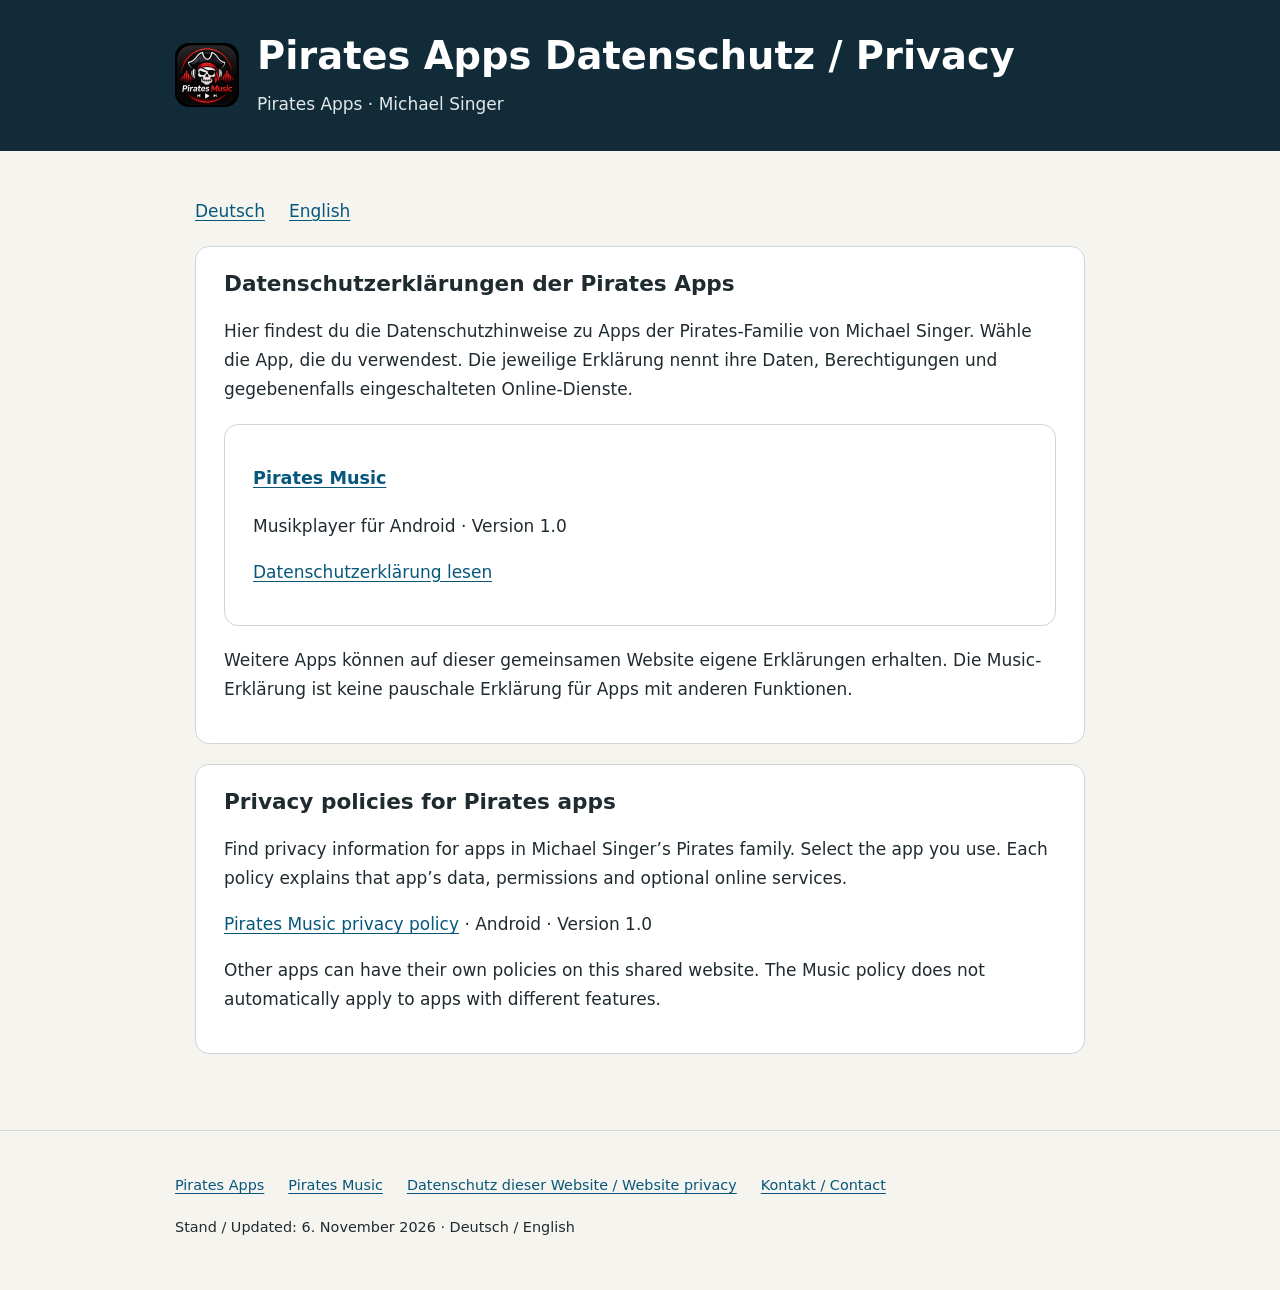
<file: index.html>
<!doctype html>
<html lang="de"><head><meta charset="utf-8"><meta name="viewport" content="width=device-width,initial-scale=1"><meta name="referrer" content="no-referrer"><meta name="description" content="Datenschutzerklärungen der Pirates App-Familie von Michael Singer."><title>Pirates Apps Datenschutz / Privacy</title><link rel="stylesheet" href="assets/style.css"><link rel="icon" type="image/png" href="assets/music.png"></head><body><a class="skip" href="#inhalt">Zum Inhalt / Skip to content</a><header><div class="wrap"><img src="assets/music.png" alt="" width="64" height="64"><div><h1>Pirates Apps Datenschutz / Privacy</h1><p>Pirates Apps · Michael Singer</p></div></div></header><main class="wrap" id="inhalt"><nav aria-label="Sprache / Language"><a href="#de">Deutsch</a><a href="#en" lang="en">English</a></nav><section id="de" lang="de"><h2>Datenschutzerklärungen der Pirates Apps</h2><p>Hier findest du die Datenschutzhinweise zu Apps der Pirates-Familie von Michael Singer. Wähle die App, die du verwendest. Die jeweilige Erklärung nennt ihre Daten, Berechtigungen und gegebenenfalls eingeschalteten Online-Dienste.</p><article class="card"><h3><a href="music/#de">Pirates Music</a></h3><p>Musikplayer für Android · Version 1.0</p><p><a href="music/#de">Datenschutzerklärung lesen</a></p></article><p>Weitere Apps können auf dieser gemeinsamen Website eigene Erklärungen erhalten. Die Music-Erklärung ist keine pauschale Erklärung für Apps mit anderen Funktionen.</p></section><section id="en" lang="en"><h2>Privacy policies for Pirates apps</h2><p>Find privacy information for apps in Michael Singer’s Pirates family. Select the app you use. Each policy explains that app’s data, permissions and optional online services.</p><p><a href="music/#en">Pirates Music privacy policy</a> · Android · Version 1.0</p><p>Other apps can have their own policies on this shared website. The Music policy does not automatically apply to apps with different features.</p></section></main><footer><div class="wrap"><nav aria-label="Weitere Informationen"><a href="index.html">Pirates Apps</a><a href="music/">Pirates Music</a><a href="website/">Datenschutz dieser Website / Website privacy</a><a href="mailto:BloodPirate66@gmail.com">Kontakt / Contact</a></nav><p>Stand / Updated: 6. November 2026 · Deutsch / English</p></div></footer></body></html>
</file>
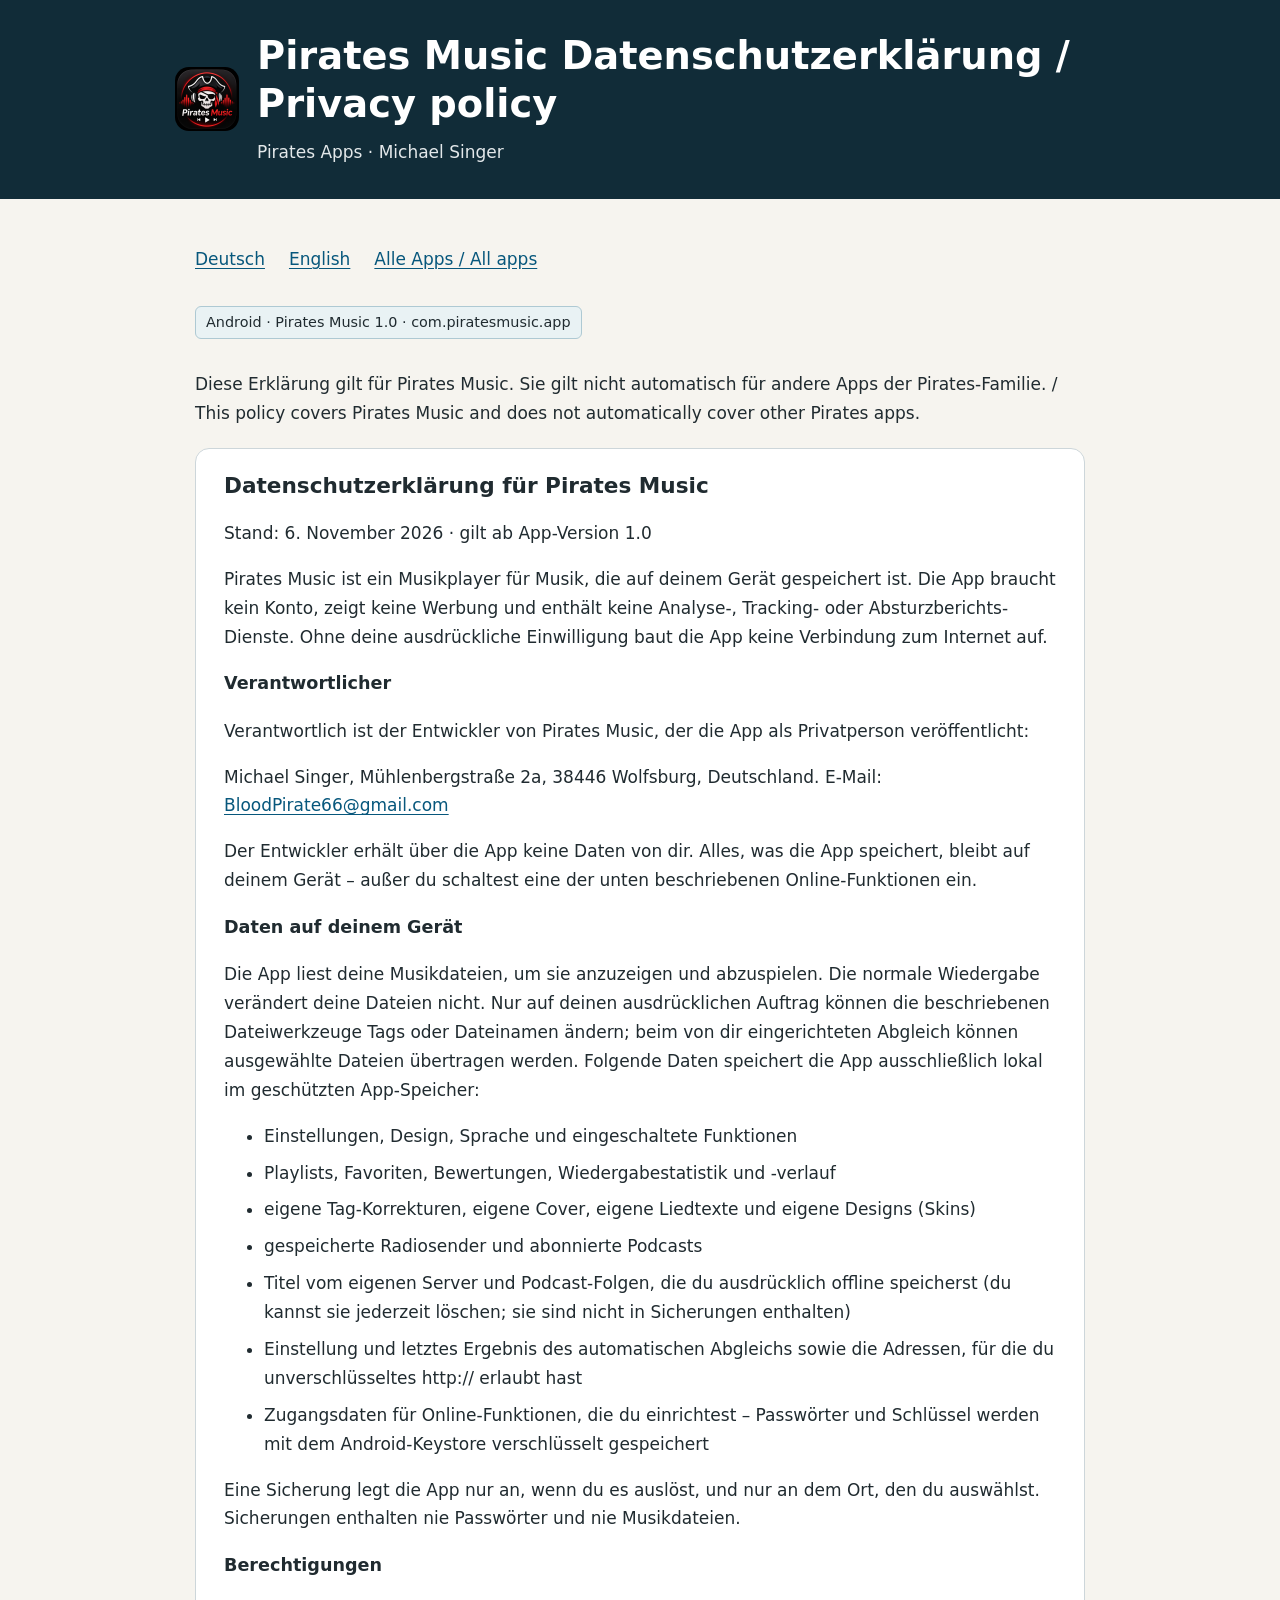
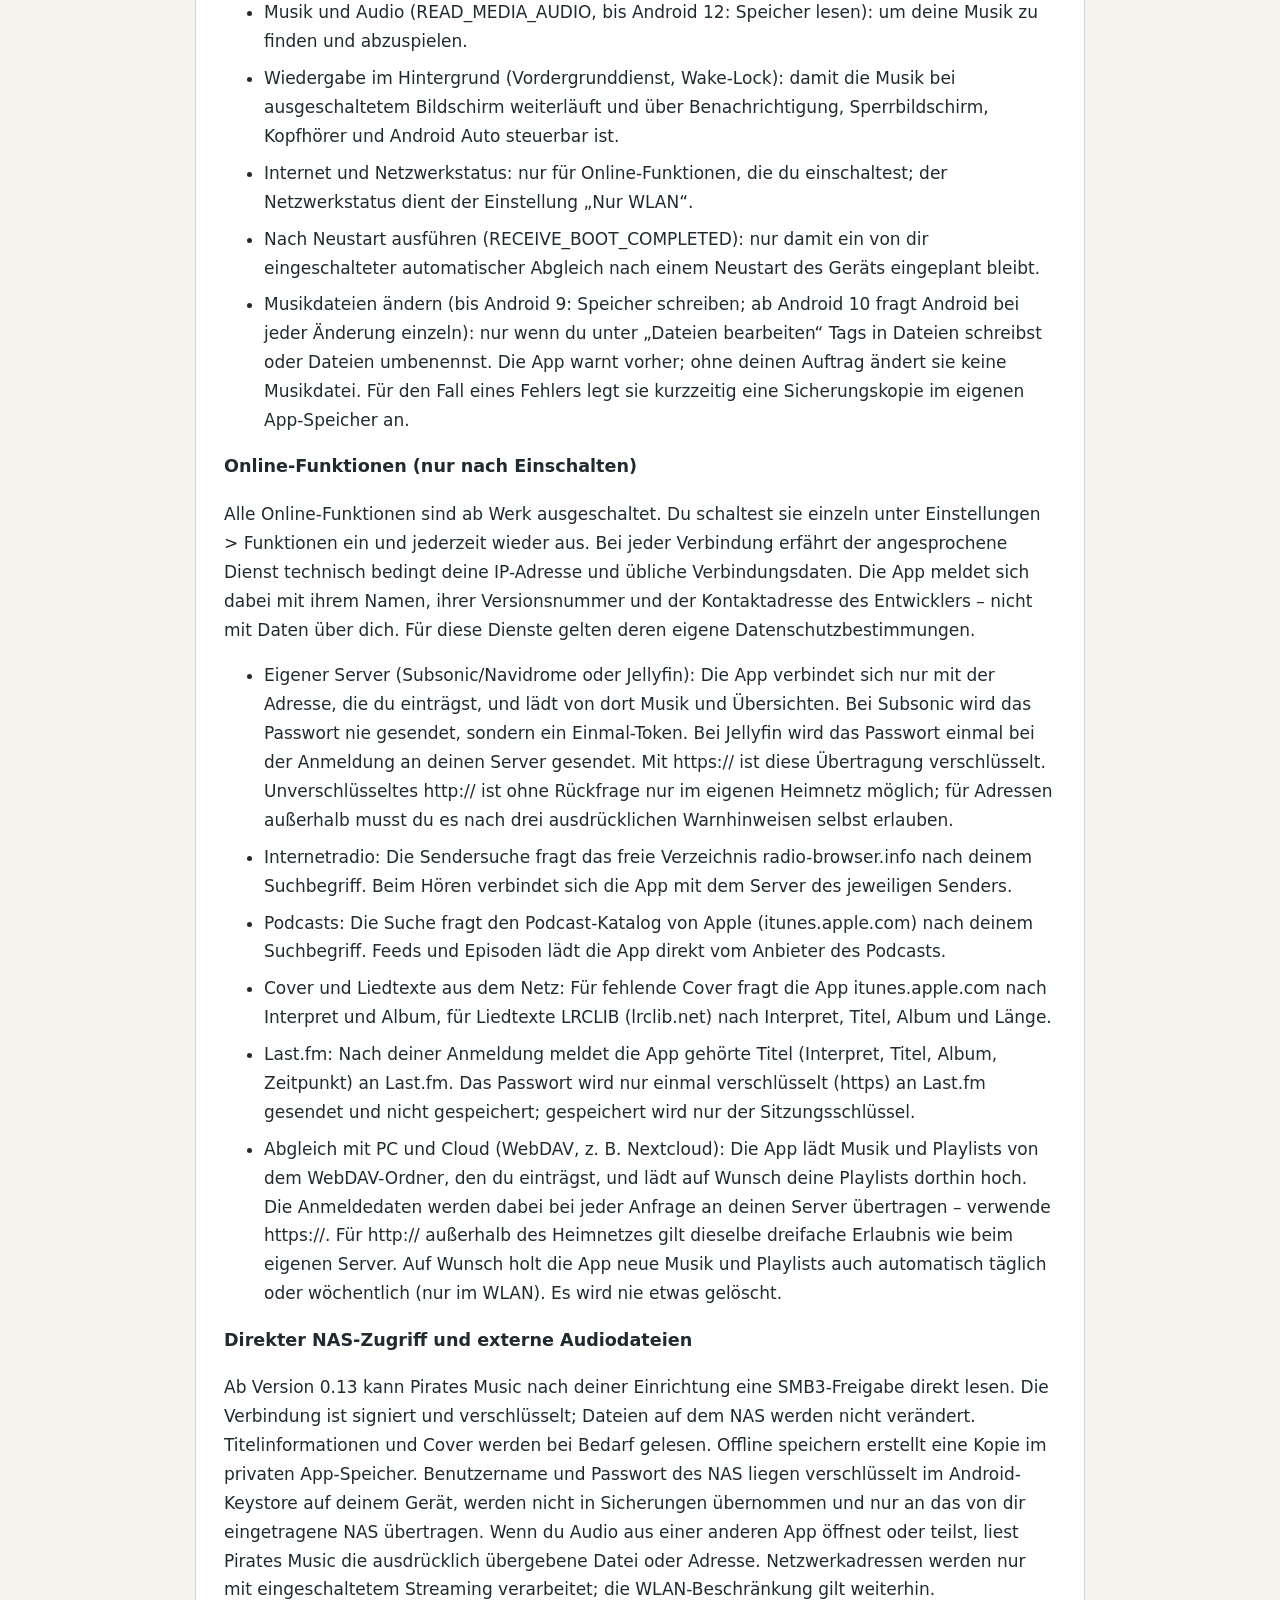
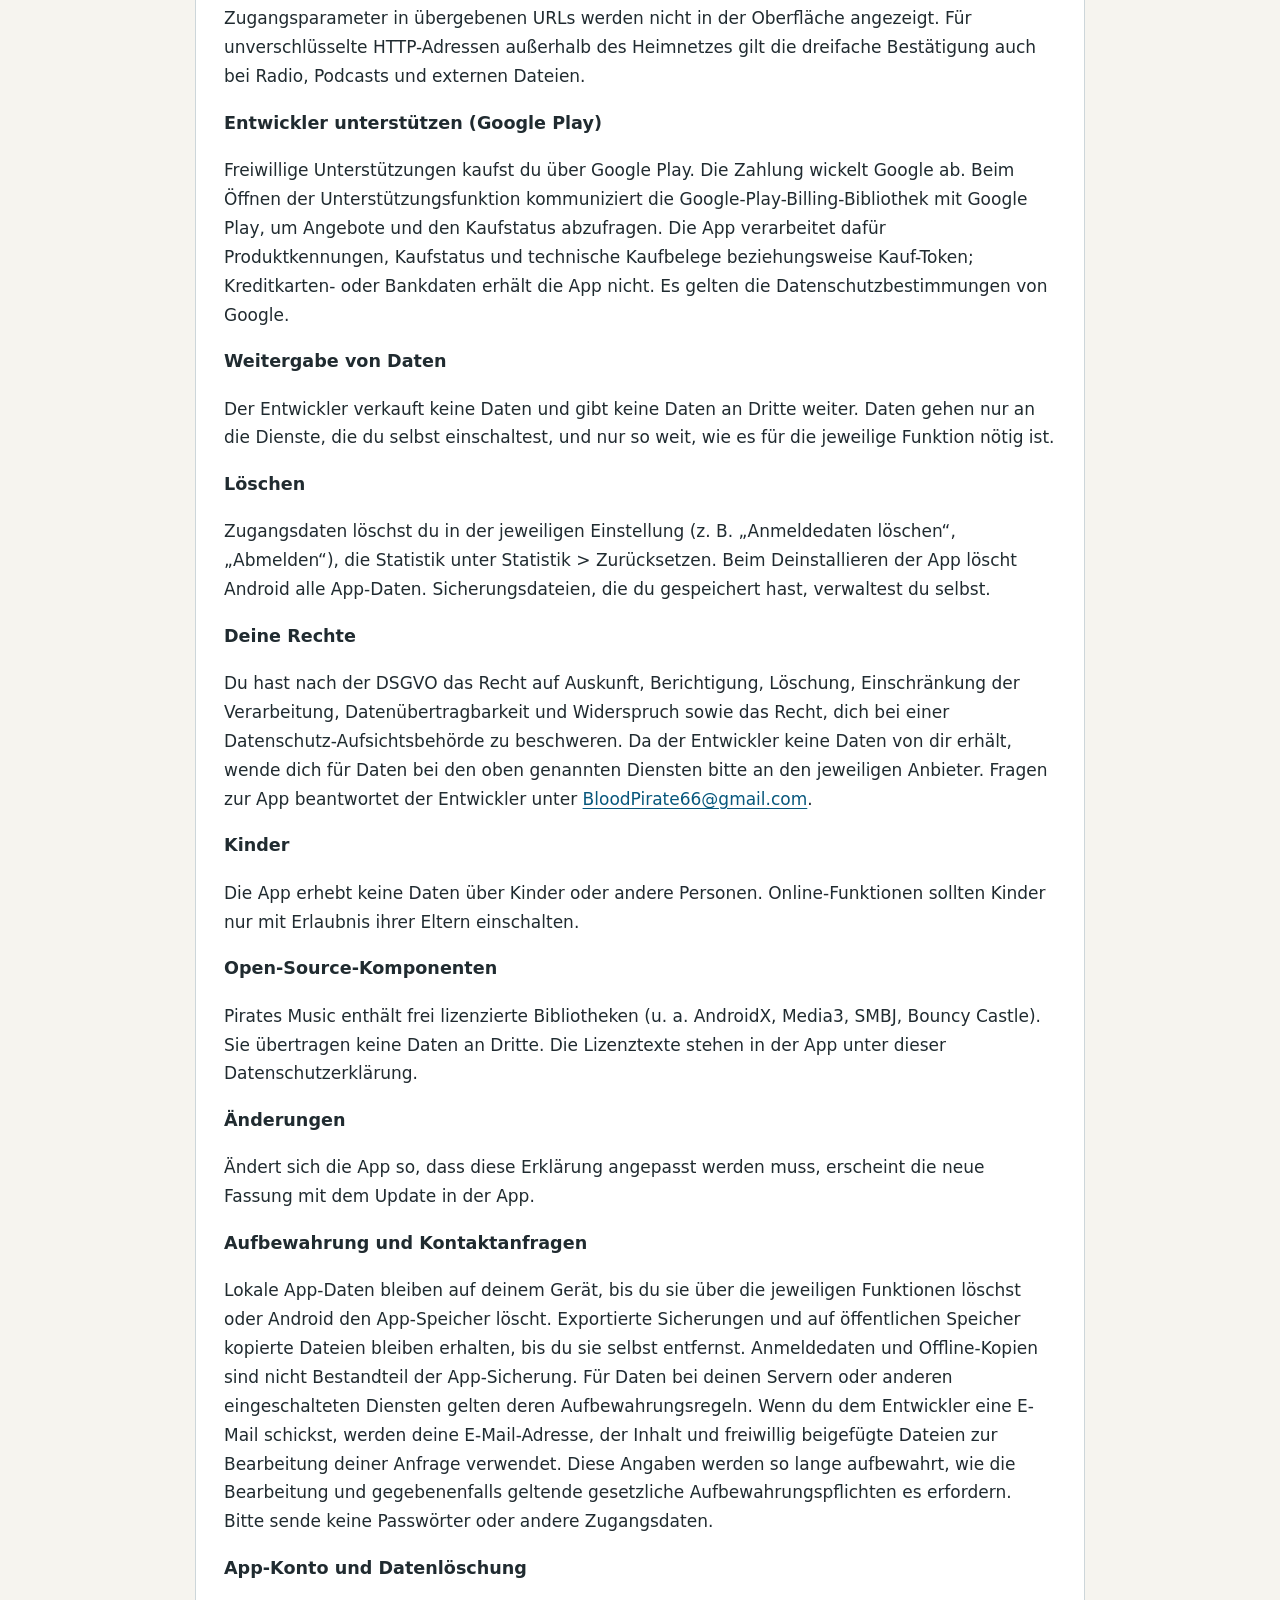
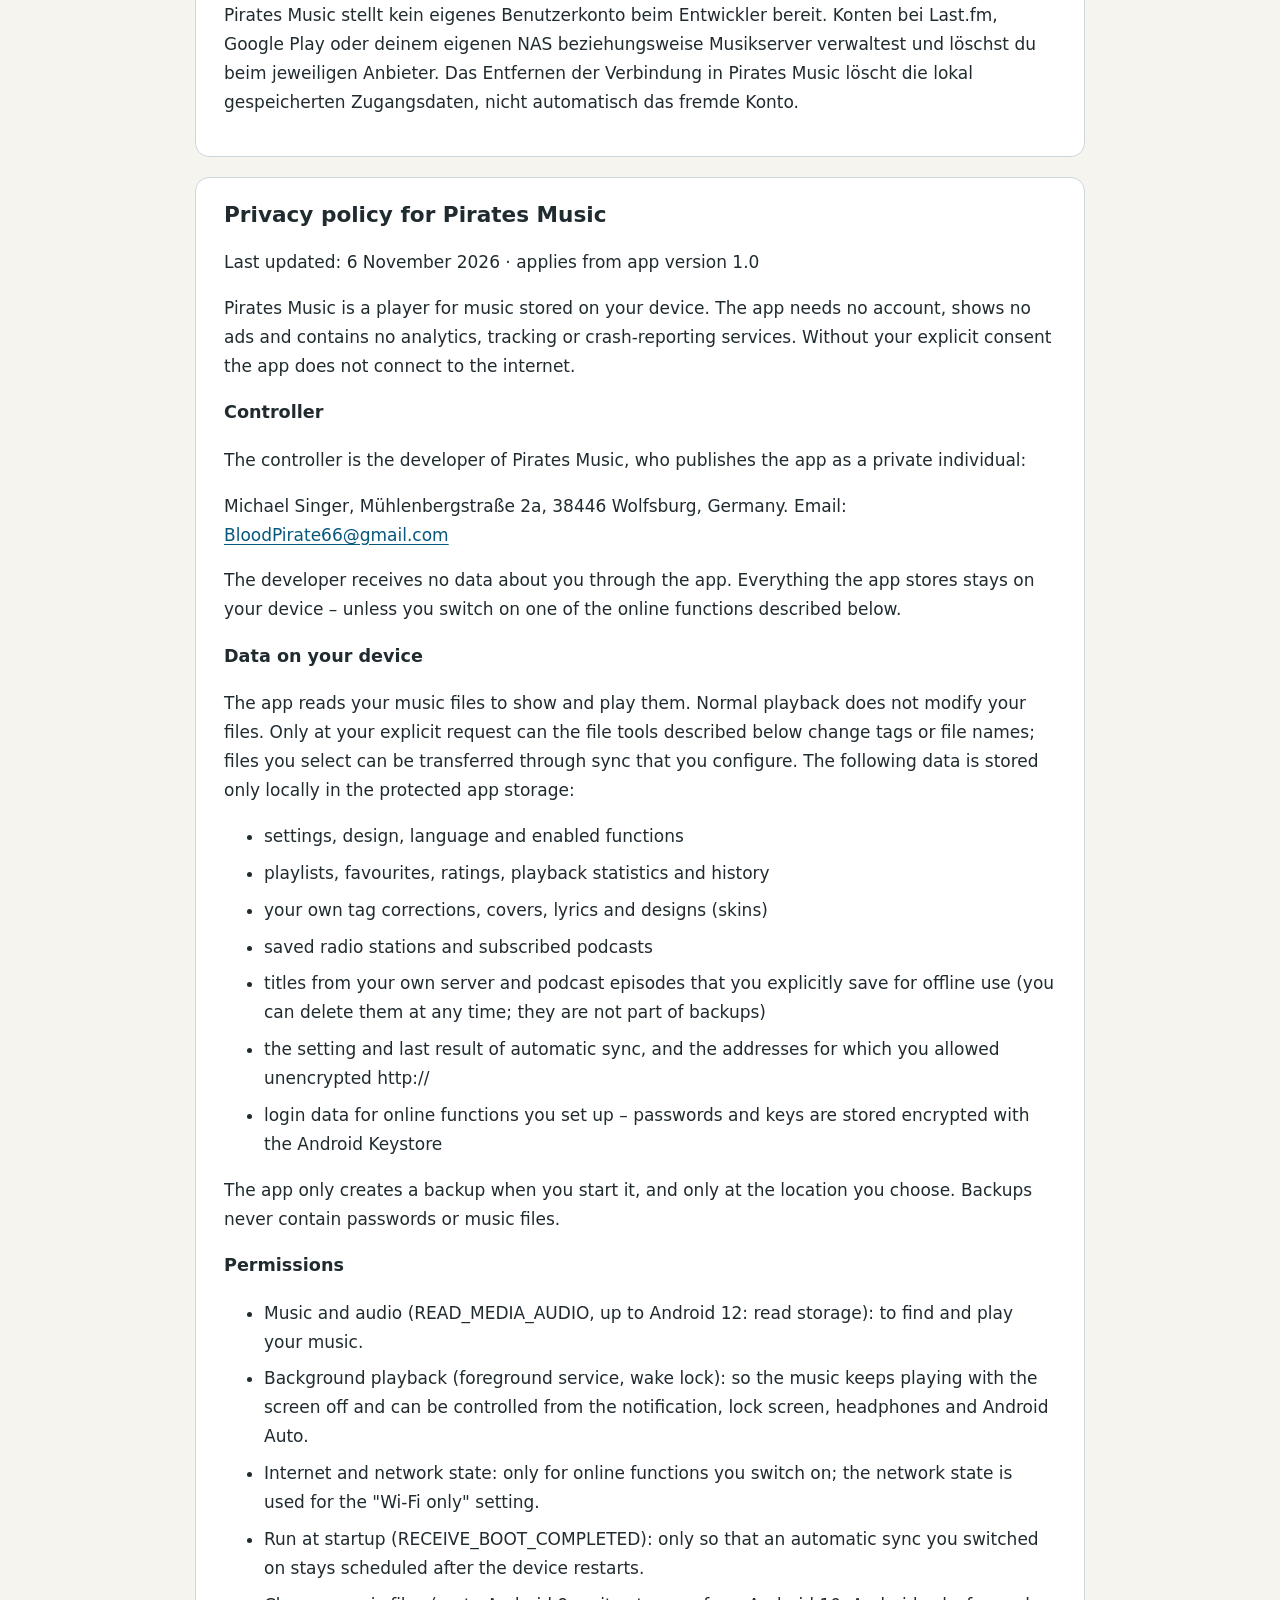
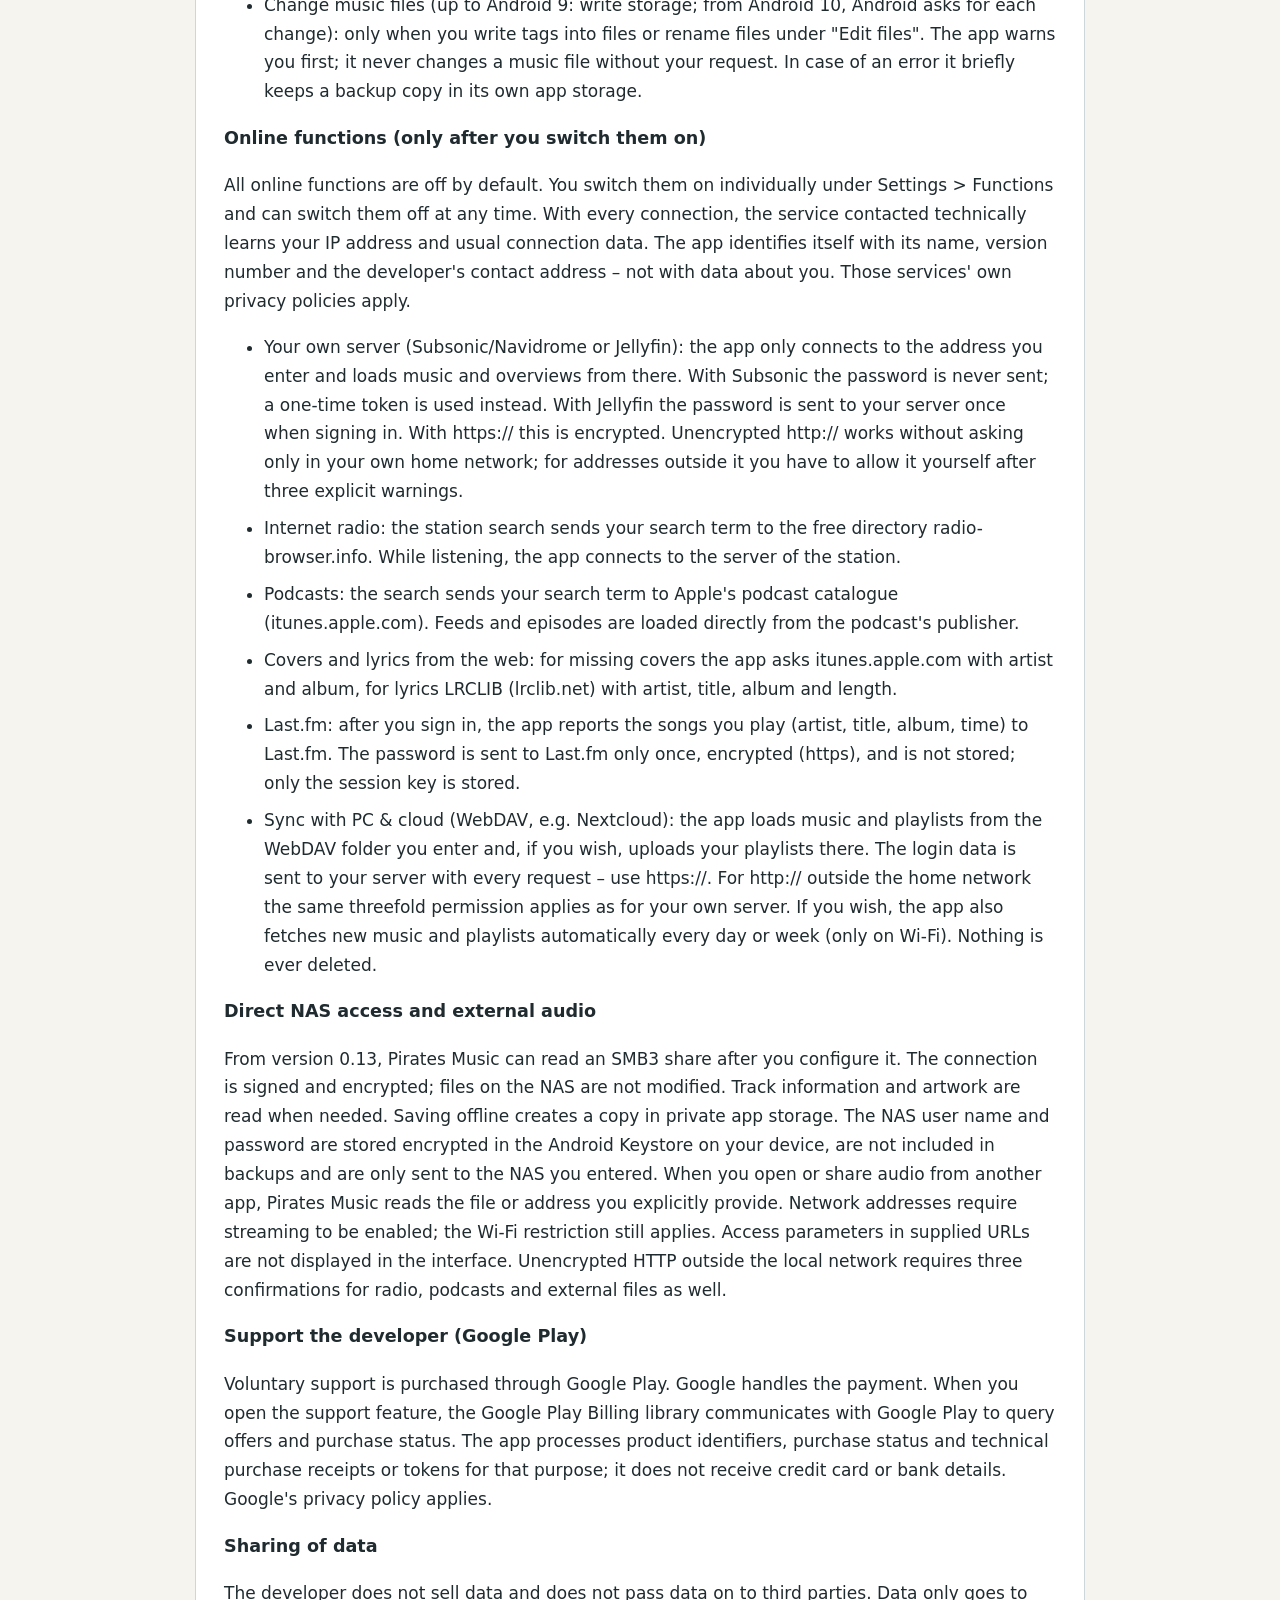
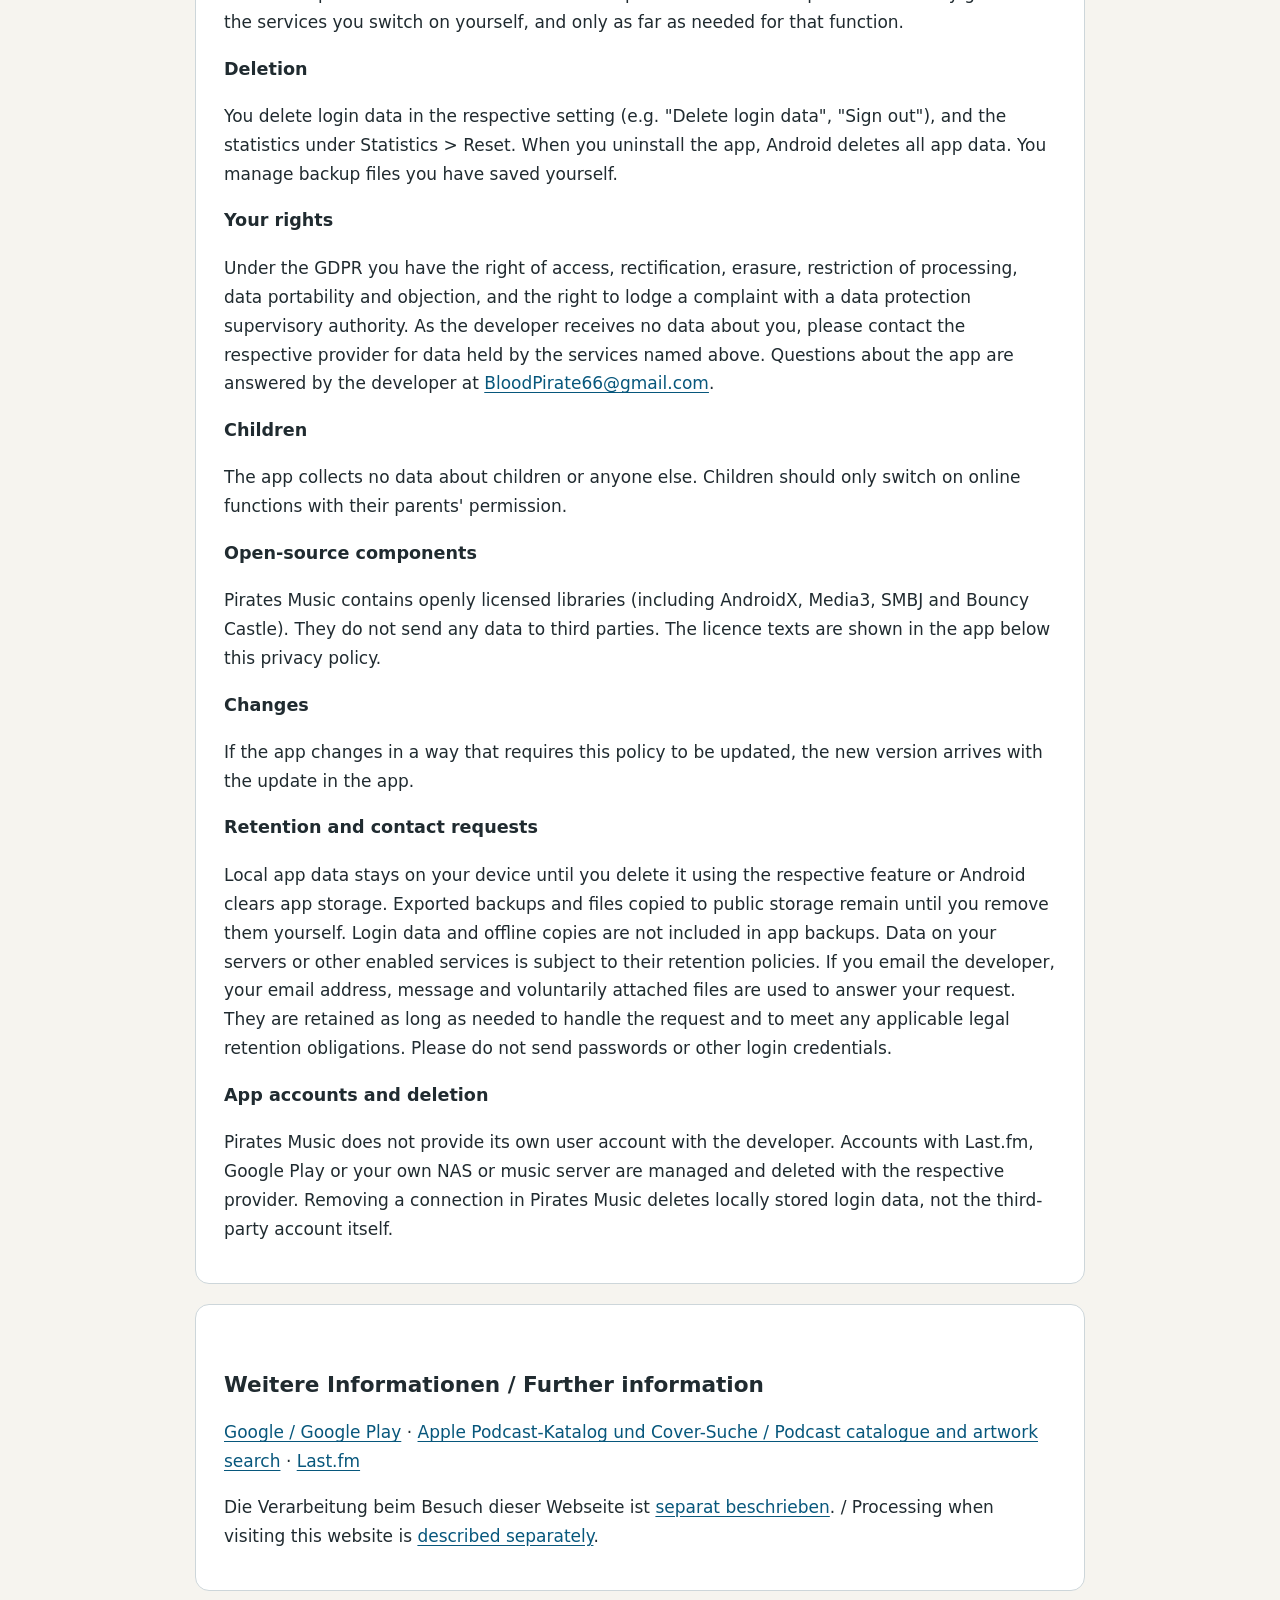
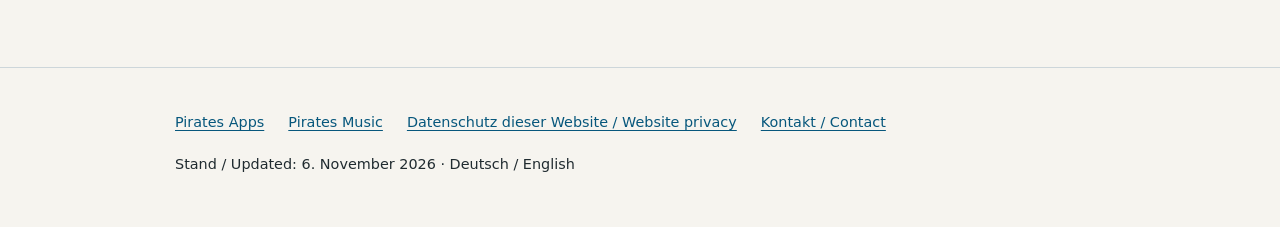
<file: music/index.html>
<!doctype html>
<html lang="de"><head><meta charset="utf-8"><meta name="viewport" content="width=device-width,initial-scale=1"><meta name="referrer" content="no-referrer"><meta name="description" content="Datenschutzerklärung für Pirates Music 1.0 auf Android, Deutsch und Englisch."><title>Pirates Music Datenschutzerklärung / Privacy policy</title><link rel="stylesheet" href="../assets/style.css"><link rel="icon" type="image/png" href="../assets/music.png"></head><body><a class="skip" href="#inhalt">Zum Inhalt / Skip to content</a><header><div class="wrap"><img src="../assets/music.png" alt="" width="64" height="64"><div><h1>Pirates Music Datenschutzerklärung / Privacy policy</h1><p>Pirates Apps · Michael Singer</p></div></div></header><main class="wrap" id="inhalt"><nav aria-label="Sprache / Language"><a href="#de" lang="de">Deutsch</a><a href="#en" lang="en">English</a><a href="../">Alle Apps / All apps</a></nav><p class="badge">Android · Pirates Music 1.0 · com.piratesmusic.app</p><p>Diese Erklärung gilt für Pirates Music. Sie gilt nicht automatisch für andere Apps der Pirates-Familie. / This policy covers Pirates Music and does not automatically cover other Pirates apps.</p><section id="de" lang="de"><h2>Datenschutzerklärung für Pirates Music</h2>
<p>Stand: 6. November 2026 · gilt ab App-Version 1.0</p>
<p>Pirates Music ist ein Musikplayer für Musik, die auf deinem Gerät gespeichert ist. Die App braucht kein Konto, zeigt keine Werbung und enthält keine Analyse-, Tracking- oder Absturzberichts-Dienste. Ohne deine ausdrückliche Einwilligung baut die App keine Verbindung zum Internet auf.</p>
<h3>Verantwortlicher</h3>
<p>Verantwortlich ist der Entwickler von Pirates Music, der die App als Privatperson veröffentlicht:</p>
<p>Michael Singer, Mühlenbergstraße 2a, 38446 Wolfsburg, Deutschland. E-Mail: <a href="mailto:BloodPirate66@gmail.com">BloodPirate66@gmail.com</a></p>
<p>Der Entwickler erhält über die App keine Daten von dir. Alles, was die App speichert, bleibt auf deinem Gerät – außer du schaltest eine der unten beschriebenen Online-Funktionen ein.</p>
<h3>Daten auf deinem Gerät</h3>
<p>Die App liest deine Musikdateien, um sie anzuzeigen und abzuspielen. Die normale Wiedergabe verändert deine Dateien nicht. Nur auf deinen ausdrücklichen Auftrag können die beschriebenen Dateiwerkzeuge Tags oder Dateinamen ändern; beim von dir eingerichteten Abgleich können ausgewählte Dateien übertragen werden. Folgende Daten speichert die App ausschließlich lokal im geschützten App-Speicher:</p>
<ul>
<li>Einstellungen, Design, Sprache und eingeschaltete Funktionen</li>
<li>Playlists, Favoriten, Bewertungen, Wiedergabestatistik und -verlauf</li>
<li>eigene Tag-Korrekturen, eigene Cover, eigene Liedtexte und eigene Designs (Skins)</li>
<li>gespeicherte Radiosender und abonnierte Podcasts</li>
<li>Titel vom eigenen Server und Podcast-Folgen, die du ausdrücklich offline speicherst (du kannst sie jederzeit löschen; sie sind nicht in Sicherungen enthalten)</li>
<li>Einstellung und letztes Ergebnis des automatischen Abgleichs sowie die Adressen, für die du unverschlüsseltes http:// erlaubt hast</li>
<li>Zugangsdaten für Online-Funktionen, die du einrichtest – Passwörter und Schlüssel werden mit dem Android-Keystore verschlüsselt gespeichert</li>
</ul>
<p>Eine Sicherung legt die App nur an, wenn du es auslöst, und nur an dem Ort, den du auswählst. Sicherungen enthalten nie Passwörter und nie Musikdateien.</p>
<h3>Berechtigungen</h3>
<ul>
<li>Musik und Audio (READ_MEDIA_AUDIO, bis Android 12: Speicher lesen): um deine Musik zu finden und abzuspielen.</li>
<li>Wiedergabe im Hintergrund (Vordergrunddienst, Wake-Lock): damit die Musik bei ausgeschaltetem Bildschirm weiterläuft und über Benachrichtigung, Sperrbildschirm, Kopfhörer und Android Auto steuerbar ist.</li>
<li>Internet und Netzwerkstatus: nur für Online-Funktionen, die du einschaltest; der Netzwerkstatus dient der Einstellung „Nur WLAN“.</li>
<li>Nach Neustart ausführen (RECEIVE_BOOT_COMPLETED): nur damit ein von dir eingeschalteter automatischer Abgleich nach einem Neustart des Geräts eingeplant bleibt.</li>
<li>Musikdateien ändern (bis Android 9: Speicher schreiben; ab Android 10 fragt Android bei jeder Änderung einzeln): nur wenn du unter „Dateien bearbeiten“ Tags in Dateien schreibst oder Dateien umbenennst. Die App warnt vorher; ohne deinen Auftrag ändert sie keine Musikdatei. Für den Fall eines Fehlers legt sie kurzzeitig eine Sicherungskopie im eigenen App-Speicher an.</li>
</ul>
<h3>Online-Funktionen (nur nach Einschalten)</h3>
<p>Alle Online-Funktionen sind ab Werk ausgeschaltet. Du schaltest sie einzeln unter Einstellungen &gt; Funktionen ein und jederzeit wieder aus. Bei jeder Verbindung erfährt der angesprochene Dienst technisch bedingt deine IP-Adresse und übliche Verbindungsdaten. Die App meldet sich dabei mit ihrem Namen, ihrer Versionsnummer und der Kontaktadresse des Entwicklers – nicht mit Daten über dich. Für diese Dienste gelten deren eigene Datenschutzbestimmungen.</p>
<ul>
<li>Eigener Server (Subsonic/Navidrome oder Jellyfin): Die App verbindet sich nur mit der Adresse, die du einträgst, und lädt von dort Musik und Übersichten. Bei Subsonic wird das Passwort nie gesendet, sondern ein Einmal-Token. Bei Jellyfin wird das Passwort einmal bei der Anmeldung an deinen Server gesendet. Mit https:// ist diese Übertragung verschlüsselt. Unverschlüsseltes http:// ist ohne Rückfrage nur im eigenen Heimnetz möglich; für Adressen außerhalb musst du es nach drei ausdrücklichen Warnhinweisen selbst erlauben.</li>
<li>Internetradio: Die Sendersuche fragt das freie Verzeichnis radio-browser.info nach deinem Suchbegriff. Beim Hören verbindet sich die App mit dem Server des jeweiligen Senders.</li>
<li>Podcasts: Die Suche fragt den Podcast-Katalog von Apple (itunes.apple.com) nach deinem Suchbegriff. Feeds und Episoden lädt die App direkt vom Anbieter des Podcasts.</li>
<li>Cover und Liedtexte aus dem Netz: Für fehlende Cover fragt die App itunes.apple.com nach Interpret und Album, für Liedtexte LRCLIB (lrclib.net) nach Interpret, Titel, Album und Länge.</li>
<li>Last.fm: Nach deiner Anmeldung meldet die App gehörte Titel (Interpret, Titel, Album, Zeitpunkt) an Last.fm. Das Passwort wird nur einmal verschlüsselt (https) an Last.fm gesendet und nicht gespeichert; gespeichert wird nur der Sitzungsschlüssel.</li>
<li>Abgleich mit PC und Cloud (WebDAV, z. B. Nextcloud): Die App lädt Musik und Playlists von dem WebDAV-Ordner, den du einträgst, und lädt auf Wunsch deine Playlists dorthin hoch. Die Anmeldedaten werden dabei bei jeder Anfrage an deinen Server übertragen – verwende https://. Für http:// außerhalb des Heimnetzes gilt dieselbe dreifache Erlaubnis wie beim eigenen Server. Auf Wunsch holt die App neue Musik und Playlists auch automatisch täglich oder wöchentlich (nur im WLAN). Es wird nie etwas gelöscht.</li>
</ul>
<h3>Direkter NAS-Zugriff und externe Audiodateien</h3>
<p>Ab Version 0.13 kann Pirates Music nach deiner Einrichtung eine SMB3-Freigabe direkt lesen. Die Verbindung ist signiert und verschlüsselt; Dateien auf dem NAS werden nicht verändert. Titelinformationen und Cover werden bei Bedarf gelesen. Offline speichern erstellt eine Kopie im privaten App-Speicher. Benutzername und Passwort des NAS liegen verschlüsselt im Android-Keystore auf deinem Gerät, werden nicht in Sicherungen übernommen und nur an das von dir eingetragene NAS übertragen. Wenn du Audio aus einer anderen App öffnest oder teilst, liest Pirates Music die ausdrücklich übergebene Datei oder Adresse. Netzwerkadressen werden nur mit eingeschaltetem Streaming verarbeitet; die WLAN-Beschränkung gilt weiterhin. Zugangsparameter in übergebenen URLs werden nicht in der Oberfläche angezeigt. Für unverschlüsselte HTTP-Adressen außerhalb des Heimnetzes gilt die dreifache Bestätigung auch bei Radio, Podcasts und externen Dateien.</p>
<h3>Entwickler unterstützen (Google Play)</h3>
<p>Freiwillige Unterstützungen kaufst du über Google Play. Die Zahlung wickelt Google ab. Beim Öffnen der Unterstützungsfunktion kommuniziert die Google-Play-Billing-Bibliothek mit Google Play, um Angebote und den Kaufstatus abzufragen. Die App verarbeitet dafür Produktkennungen, Kaufstatus und technische Kaufbelege beziehungsweise Kauf-Token; Kreditkarten- oder Bankdaten erhält die App nicht. Es gelten die Datenschutzbestimmungen von Google.</p>
<h3>Weitergabe von Daten</h3>
<p>Der Entwickler verkauft keine Daten und gibt keine Daten an Dritte weiter. Daten gehen nur an die Dienste, die du selbst einschaltest, und nur so weit, wie es für die jeweilige Funktion nötig ist.</p>
<h3>Löschen</h3>
<p>Zugangsdaten löschst du in der jeweiligen Einstellung (z. B. „Anmeldedaten löschen“, „Abmelden“), die Statistik unter Statistik &gt; Zurücksetzen. Beim Deinstallieren der App löscht Android alle App-Daten. Sicherungsdateien, die du gespeichert hast, verwaltest du selbst.</p>
<h3>Deine Rechte</h3>
<p>Du hast nach der DSGVO das Recht auf Auskunft, Berichtigung, Löschung, Einschränkung der Verarbeitung, Datenübertragbarkeit und Widerspruch sowie das Recht, dich bei einer Datenschutz-Aufsichtsbehörde zu beschweren. Da der Entwickler keine Daten von dir erhält, wende dich für Daten bei den oben genannten Diensten bitte an den jeweiligen Anbieter. Fragen zur App beantwortet der Entwickler unter <a href="mailto:BloodPirate66@gmail.com">BloodPirate66@gmail.com</a>.</p>
<h3>Kinder</h3>
<p>Die App erhebt keine Daten über Kinder oder andere Personen. Online-Funktionen sollten Kinder nur mit Erlaubnis ihrer Eltern einschalten.</p>
<h3>Open-Source-Komponenten</h3>
<p>Pirates Music enthält frei lizenzierte Bibliotheken (u. a. AndroidX, Media3, SMBJ, Bouncy Castle). Sie übertragen keine Daten an Dritte. Die Lizenztexte stehen in der App unter dieser Datenschutzerklärung.</p>
<h3>Änderungen</h3>
<p>Ändert sich die App so, dass diese Erklärung angepasst werden muss, erscheint die neue Fassung mit dem Update in der App.</p>
<h3>Aufbewahrung und Kontaktanfragen</h3>
<p>Lokale App-Daten bleiben auf deinem Gerät, bis du sie über die jeweiligen Funktionen löschst oder Android den App-Speicher löscht. Exportierte Sicherungen und auf öffentlichen Speicher kopierte Dateien bleiben erhalten, bis du sie selbst entfernst. Anmeldedaten und Offline-Kopien sind nicht Bestandteil der App-Sicherung. Für Daten bei deinen Servern oder anderen eingeschalteten Diensten gelten deren Aufbewahrungsregeln. Wenn du dem Entwickler eine E-Mail schickst, werden deine E-Mail-Adresse, der Inhalt und freiwillig beigefügte Dateien zur Bearbeitung deiner Anfrage verwendet. Diese Angaben werden so lange aufbewahrt, wie die Bearbeitung und gegebenenfalls geltende gesetzliche Aufbewahrungspflichten es erfordern. Bitte sende keine Passwörter oder andere Zugangsdaten.</p>
<h3>App-Konto und Datenlöschung</h3>
<p>Pirates Music stellt kein eigenes Benutzerkonto beim Entwickler bereit. Konten bei Last.fm, Google Play oder deinem eigenen NAS beziehungsweise Musikserver verwaltest und löschst du beim jeweiligen Anbieter. Das Entfernen der Verbindung in Pirates Music löscht die lokal gespeicherten Zugangsdaten, nicht automatisch das fremde Konto.</p></section><section id="en" lang="en"><h2>Privacy policy for Pirates Music</h2>
<p>Last updated: 6 November 2026 · applies from app version 1.0</p>
<p>Pirates Music is a player for music stored on your device. The app needs no account, shows no ads and contains no analytics, tracking or crash-reporting services. Without your explicit consent the app does not connect to the internet.</p>
<h3>Controller</h3>
<p>The controller is the developer of Pirates Music, who publishes the app as a private individual:</p>
<p>Michael Singer, Mühlenbergstraße 2a, 38446 Wolfsburg, Germany. Email: <a href="mailto:BloodPirate66@gmail.com">BloodPirate66@gmail.com</a></p>
<p>The developer receives no data about you through the app. Everything the app stores stays on your device – unless you switch on one of the online functions described below.</p>
<h3>Data on your device</h3>
<p>The app reads your music files to show and play them. Normal playback does not modify your files. Only at your explicit request can the file tools described below change tags or file names; files you select can be transferred through sync that you configure. The following data is stored only locally in the protected app storage:</p>
<ul>
<li>settings, design, language and enabled functions</li>
<li>playlists, favourites, ratings, playback statistics and history</li>
<li>your own tag corrections, covers, lyrics and designs (skins)</li>
<li>saved radio stations and subscribed podcasts</li>
<li>titles from your own server and podcast episodes that you explicitly save for offline use (you can delete them at any time; they are not part of backups)</li>
<li>the setting and last result of automatic sync, and the addresses for which you allowed unencrypted http://</li>
<li>login data for online functions you set up – passwords and keys are stored encrypted with the Android Keystore</li>
</ul>
<p>The app only creates a backup when you start it, and only at the location you choose. Backups never contain passwords or music files.</p>
<h3>Permissions</h3>
<ul>
<li>Music and audio (READ_MEDIA_AUDIO, up to Android 12: read storage): to find and play your music.</li>
<li>Background playback (foreground service, wake lock): so the music keeps playing with the screen off and can be controlled from the notification, lock screen, headphones and Android Auto.</li>
<li>Internet and network state: only for online functions you switch on; the network state is used for the &quot;Wi-Fi only&quot; setting.</li>
<li>Run at startup (RECEIVE_BOOT_COMPLETED): only so that an automatic sync you switched on stays scheduled after the device restarts.</li>
<li>Change music files (up to Android 9: write storage; from Android 10, Android asks for each change): only when you write tags into files or rename files under &quot;Edit files&quot;. The app warns you first; it never changes a music file without your request. In case of an error it briefly keeps a backup copy in its own app storage.</li>
</ul>
<h3>Online functions (only after you switch them on)</h3>
<p>All online functions are off by default. You switch them on individually under Settings &gt; Functions and can switch them off at any time. With every connection, the service contacted technically learns your IP address and usual connection data. The app identifies itself with its name, version number and the developer&#x27;s contact address – not with data about you. Those services&#x27; own privacy policies apply.</p>
<ul>
<li>Your own server (Subsonic/Navidrome or Jellyfin): the app only connects to the address you enter and loads music and overviews from there. With Subsonic the password is never sent; a one-time token is used instead. With Jellyfin the password is sent to your server once when signing in. With https:// this is encrypted. Unencrypted http:// works without asking only in your own home network; for addresses outside it you have to allow it yourself after three explicit warnings.</li>
<li>Internet radio: the station search sends your search term to the free directory radio-browser.info. While listening, the app connects to the server of the station.</li>
<li>Podcasts: the search sends your search term to Apple&#x27;s podcast catalogue (itunes.apple.com). Feeds and episodes are loaded directly from the podcast&#x27;s publisher.</li>
<li>Covers and lyrics from the web: for missing covers the app asks itunes.apple.com with artist and album, for lyrics LRCLIB (lrclib.net) with artist, title, album and length.</li>
<li>Last.fm: after you sign in, the app reports the songs you play (artist, title, album, time) to Last.fm. The password is sent to Last.fm only once, encrypted (https), and is not stored; only the session key is stored.</li>
<li>Sync with PC &amp; cloud (WebDAV, e.g. Nextcloud): the app loads music and playlists from the WebDAV folder you enter and, if you wish, uploads your playlists there. The login data is sent to your server with every request – use https://. For http:// outside the home network the same threefold permission applies as for your own server. If you wish, the app also fetches new music and playlists automatically every day or week (only on Wi-Fi). Nothing is ever deleted.</li>
</ul>
<h3>Direct NAS access and external audio</h3>
<p>From version 0.13, Pirates Music can read an SMB3 share after you configure it. The connection is signed and encrypted; files on the NAS are not modified. Track information and artwork are read when needed. Saving offline creates a copy in private app storage. The NAS user name and password are stored encrypted in the Android Keystore on your device, are not included in backups and are only sent to the NAS you entered. When you open or share audio from another app, Pirates Music reads the file or address you explicitly provide. Network addresses require streaming to be enabled; the Wi-Fi restriction still applies. Access parameters in supplied URLs are not displayed in the interface. Unencrypted HTTP outside the local network requires three confirmations for radio, podcasts and external files as well.</p>
<h3>Support the developer (Google Play)</h3>
<p>Voluntary support is purchased through Google Play. Google handles the payment. When you open the support feature, the Google Play Billing library communicates with Google Play to query offers and purchase status. The app processes product identifiers, purchase status and technical purchase receipts or tokens for that purpose; it does not receive credit card or bank details. Google&#x27;s privacy policy applies.</p>
<h3>Sharing of data</h3>
<p>The developer does not sell data and does not pass data on to third parties. Data only goes to the services you switch on yourself, and only as far as needed for that function.</p>
<h3>Deletion</h3>
<p>You delete login data in the respective setting (e.g. &quot;Delete login data&quot;, &quot;Sign out&quot;), and the statistics under Statistics &gt; Reset. When you uninstall the app, Android deletes all app data. You manage backup files you have saved yourself.</p>
<h3>Your rights</h3>
<p>Under the GDPR you have the right of access, rectification, erasure, restriction of processing, data portability and objection, and the right to lodge a complaint with a data protection supervisory authority. As the developer receives no data about you, please contact the respective provider for data held by the services named above. Questions about the app are answered by the developer at <a href="mailto:BloodPirate66@gmail.com">BloodPirate66@gmail.com</a>.</p>
<h3>Children</h3>
<p>The app collects no data about children or anyone else. Children should only switch on online functions with their parents&#x27; permission.</p>
<h3>Open-source components</h3>
<p>Pirates Music contains openly licensed libraries (including AndroidX, Media3, SMBJ and Bouncy Castle). They do not send any data to third parties. The licence texts are shown in the app below this privacy policy.</p>
<h3>Changes</h3>
<p>If the app changes in a way that requires this policy to be updated, the new version arrives with the update in the app.</p>
<h3>Retention and contact requests</h3>
<p>Local app data stays on your device until you delete it using the respective feature or Android clears app storage. Exported backups and files copied to public storage remain until you remove them yourself. Login data and offline copies are not included in app backups. Data on your servers or other enabled services is subject to their retention policies. If you email the developer, your email address, message and voluntarily attached files are used to answer your request. They are retained as long as needed to handle the request and to meet any applicable legal retention obligations. Please do not send passwords or other login credentials.</p>
<h3>App accounts and deletion</h3>
<p>Pirates Music does not provide its own user account with the developer. Accounts with Last.fm, Google Play or your own NAS or music server are managed and deleted with the respective provider. Removing a connection in Pirates Music deletes locally stored login data, not the third-party account itself.</p></section><aside class="card"><h2>Weitere Informationen / Further information</h2><p><a href="https://policies.google.com/privacy">Google / Google Play</a> · <a href="https://www.apple.com/legal/privacy/">Apple Podcast-Katalog und Cover-Suche / Podcast catalogue and artwork search</a> · <a href="https://www.last.fm/legal/privacy">Last.fm</a></p><p>Die Verarbeitung beim Besuch dieser Webseite ist <a href="../website/">separat beschrieben</a>. / Processing when visiting this website is <a href="../website/">described separately</a>.</p></aside></main><footer><div class="wrap"><nav aria-label="Weitere Informationen"><a href="../index.html">Pirates Apps</a><a href="../music/">Pirates Music</a><a href="../website/">Datenschutz dieser Website / Website privacy</a><a href="mailto:BloodPirate66@gmail.com">Kontakt / Contact</a></nav><p>Stand / Updated: 6. November 2026 · Deutsch / English</p></div></footer></body></html>
</file>
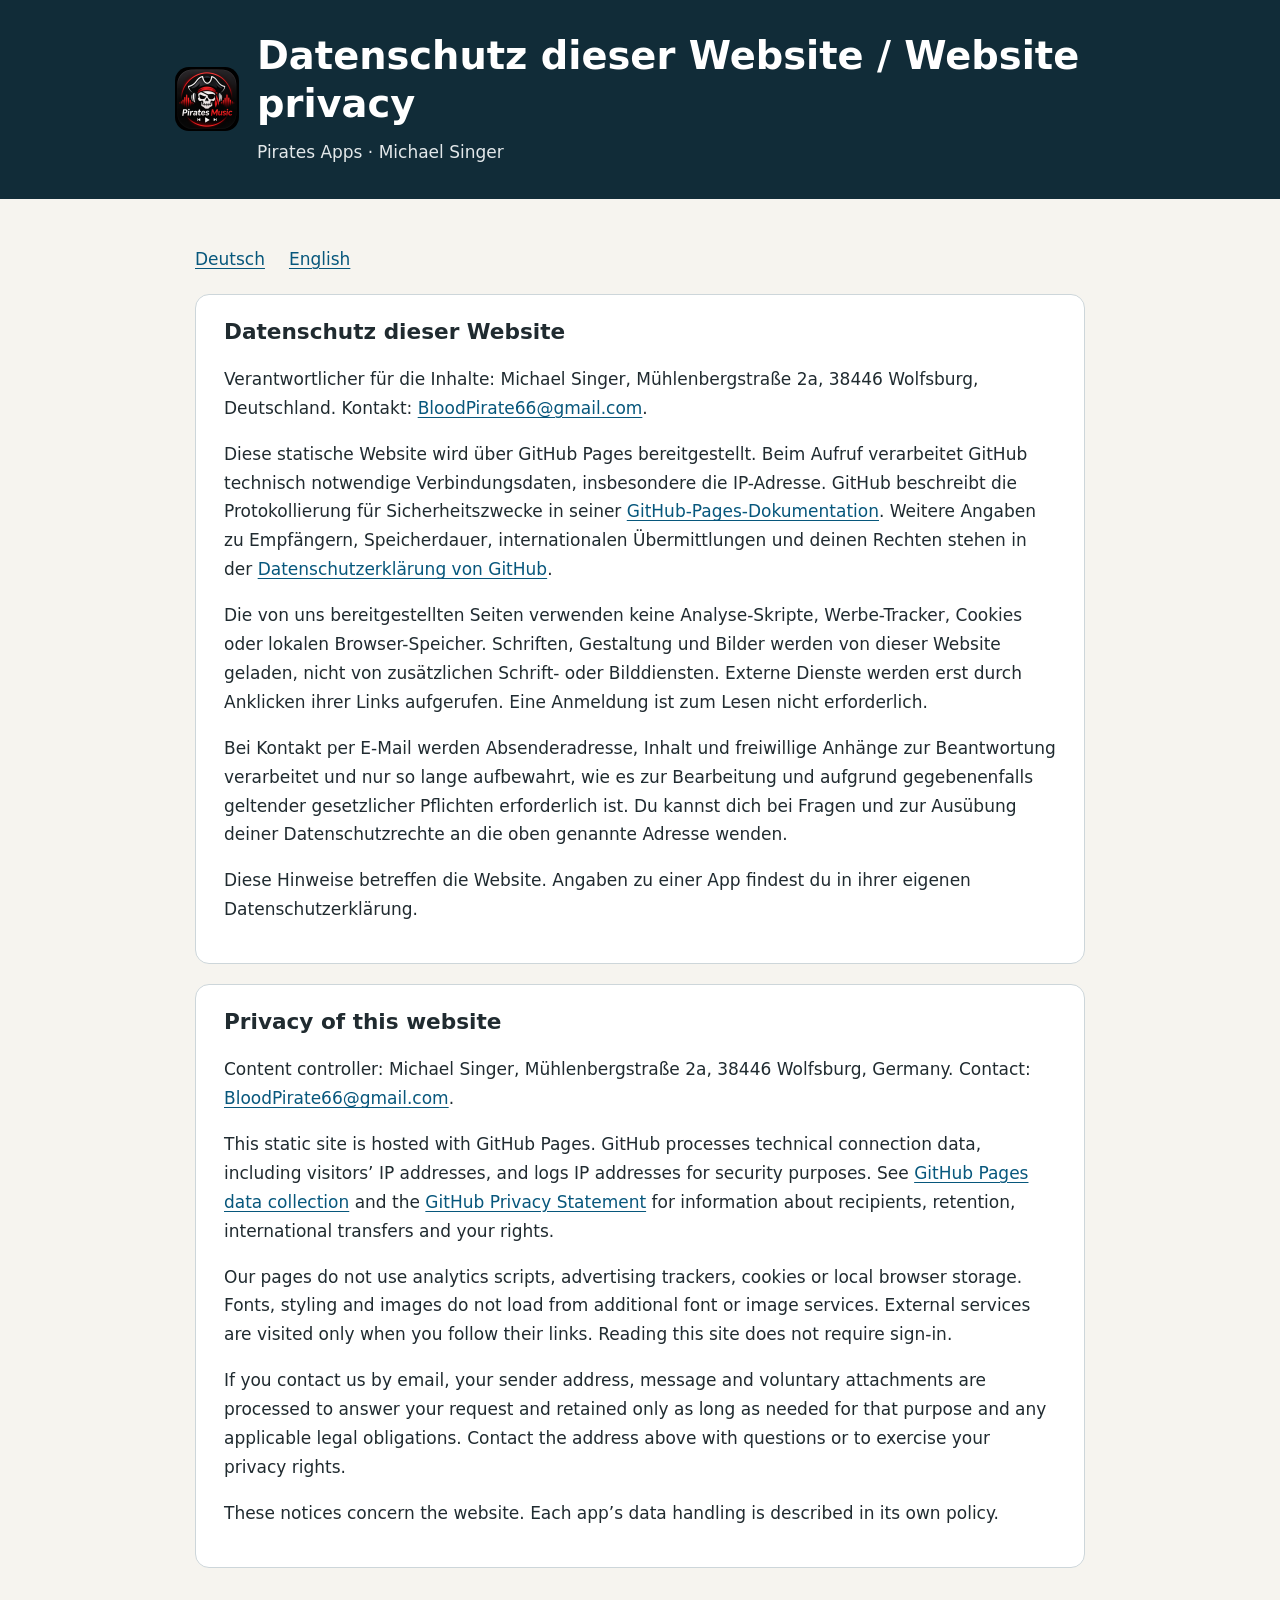
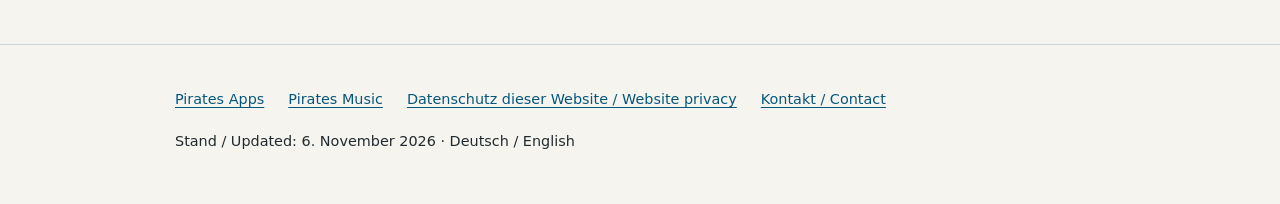
<file: website/index.html>
<!doctype html>
<html lang="de"><head><meta charset="utf-8"><meta name="viewport" content="width=device-width,initial-scale=1"><meta name="referrer" content="no-referrer"><meta name="description" content="Datenschutzinformationen zum Hosting dieser Website auf GitHub Pages."><title>Datenschutz dieser Website / Website privacy</title><link rel="stylesheet" href="../assets/style.css"><link rel="icon" type="image/png" href="../assets/music.png"></head><body><a class="skip" href="#inhalt">Zum Inhalt / Skip to content</a><header><div class="wrap"><img src="../assets/music.png" alt="" width="64" height="64"><div><h1>Datenschutz dieser Website / Website privacy</h1><p>Pirates Apps · Michael Singer</p></div></div></header><main class="wrap" id="inhalt"><nav aria-label="Sprache / Language"><a href="#de">Deutsch</a><a href="#en" lang="en">English</a></nav><section id="de" lang="de"><h2>Datenschutz dieser Website</h2><p>Verantwortlicher für die Inhalte: Michael Singer, Mühlenbergstraße 2a, 38446 Wolfsburg, Deutschland. Kontakt: <a href="mailto:BloodPirate66@gmail.com">BloodPirate66@gmail.com</a>.</p><p>Diese statische Website wird über GitHub Pages bereitgestellt. Beim Aufruf verarbeitet GitHub technisch notwendige Verbindungsdaten, insbesondere die IP-Adresse. GitHub beschreibt die Protokollierung für Sicherheitszwecke in seiner <a href="https://docs.github.com/en/pages/getting-started-with-github-pages/what-is-github-pages#data-collection">GitHub-Pages-Dokumentation</a>. Weitere Angaben zu Empfängern, Speicherdauer, internationalen Übermittlungen und deinen Rechten stehen in der <a href="https://docs.github.com/en/site-policy/privacy-policies/github-general-privacy-statement">Datenschutzerklärung von GitHub</a>.</p><p>Die von uns bereitgestellten Seiten verwenden keine Analyse-Skripte, Werbe-Tracker, Cookies oder lokalen Browser-Speicher. Schriften, Gestaltung und Bilder werden von dieser Website geladen, nicht von zusätzlichen Schrift- oder Bilddiensten. Externe Dienste werden erst durch Anklicken ihrer Links aufgerufen. Eine Anmeldung ist zum Lesen nicht erforderlich.</p><p>Bei Kontakt per E-Mail werden Absenderadresse, Inhalt und freiwillige Anhänge zur Beantwortung verarbeitet und nur so lange aufbewahrt, wie es zur Bearbeitung und aufgrund gegebenenfalls geltender gesetzlicher Pflichten erforderlich ist. Du kannst dich bei Fragen und zur Ausübung deiner Datenschutzrechte an die oben genannte Adresse wenden.</p><p>Diese Hinweise betreffen die Website. Angaben zu einer App findest du in ihrer eigenen Datenschutzerklärung.</p></section><section id="en" lang="en"><h2>Privacy of this website</h2><p>Content controller: Michael Singer, Mühlenbergstraße 2a, 38446 Wolfsburg, Germany. Contact: <a href="mailto:BloodPirate66@gmail.com">BloodPirate66@gmail.com</a>.</p><p>This static site is hosted with GitHub Pages. GitHub processes technical connection data, including visitors’ IP addresses, and logs IP addresses for security purposes. See <a href="https://docs.github.com/en/pages/getting-started-with-github-pages/what-is-github-pages#data-collection">GitHub Pages data collection</a> and the <a href="https://docs.github.com/en/site-policy/privacy-policies/github-general-privacy-statement">GitHub Privacy Statement</a> for information about recipients, retention, international transfers and your rights.</p><p>Our pages do not use analytics scripts, advertising trackers, cookies or local browser storage. Fonts, styling and images do not load from additional font or image services. External services are visited only when you follow their links. Reading this site does not require sign-in.</p><p>If you contact us by email, your sender address, message and voluntary attachments are processed to answer your request and retained only as long as needed for that purpose and any applicable legal obligations. Contact the address above with questions or to exercise your privacy rights.</p><p>These notices concern the website. Each app’s data handling is described in its own policy.</p></section></main><footer><div class="wrap"><nav aria-label="Weitere Informationen"><a href="../index.html">Pirates Apps</a><a href="../music/">Pirates Music</a><a href="../website/">Datenschutz dieser Website / Website privacy</a><a href="mailto:BloodPirate66@gmail.com">Kontakt / Contact</a></nav><p>Stand / Updated: 6. November 2026 · Deutsch / English</p></div></footer></body></html>
</file>
<file: assets/style.css>
*{box-sizing:border-box}html{scroll-behavior:auto}body{margin:0;background:#f6f4ef;color:#202b30;font:17px/1.7 system-ui,-apple-system,"Segoe UI",sans-serif}header{background:#112c38;color:#fff;padding:32px 20px}header .wrap{display:flex;align-items:center;gap:18px}.wrap{max-width:930px;margin:auto}header img{width:64px;height:64px;border-radius:14px}h1{font-size:clamp(1.7rem,4vw,2.4rem);line-height:1.25;margin:0 0 10px}h2{font-size:1.35rem;line-height:1.4;margin-top:2em}h3{font-size:1.1rem}header p{margin:0;color:#e3e8ea}main{padding:28px 20px 56px}a{color:#07577c;text-underline-offset:.18em}header a{color:#fff}nav{display:flex;flex-wrap:wrap;gap:12px 24px;margin:18px 0}section,.card{background:#fff;border:1px solid #cdd6da;border-radius:14px;padding:22px 28px;margin:20px 0;overflow-wrap:anywhere}section>h2:first-child{margin-top:0}.muted{color:#4d5e66}.badge{display:inline-block;background:#e9f2f4;border:1px solid #aec9d3;border-radius:6px;padding:3px 10px;font-size:.9rem}li{margin:8px 0}footer{border-top:1px solid #cdd6da;padding:24px 20px 36px;font-size:.9rem}.skip{position:absolute;left:-10000px}.skip:focus{left:10px;top:10px;background:white;padding:12px;z-index:9}:focus-visible{outline:3px solid #ad6510;outline-offset:4px}code{font-size:.95em}hr{border:0;border-top:1px solid #cdd6da;margin:42px 0}@media(max-width:520px){section,.card{padding:18px}header .wrap{align-items:flex-start}header img{width:48px;height:48px}}@media print{header{background:#fff;color:#000}header p,header a{color:#000}nav,.skip{display:none}body{background:#fff;font-size:11pt}section{border:0;padding:0}a{color:#000}}
</file>
